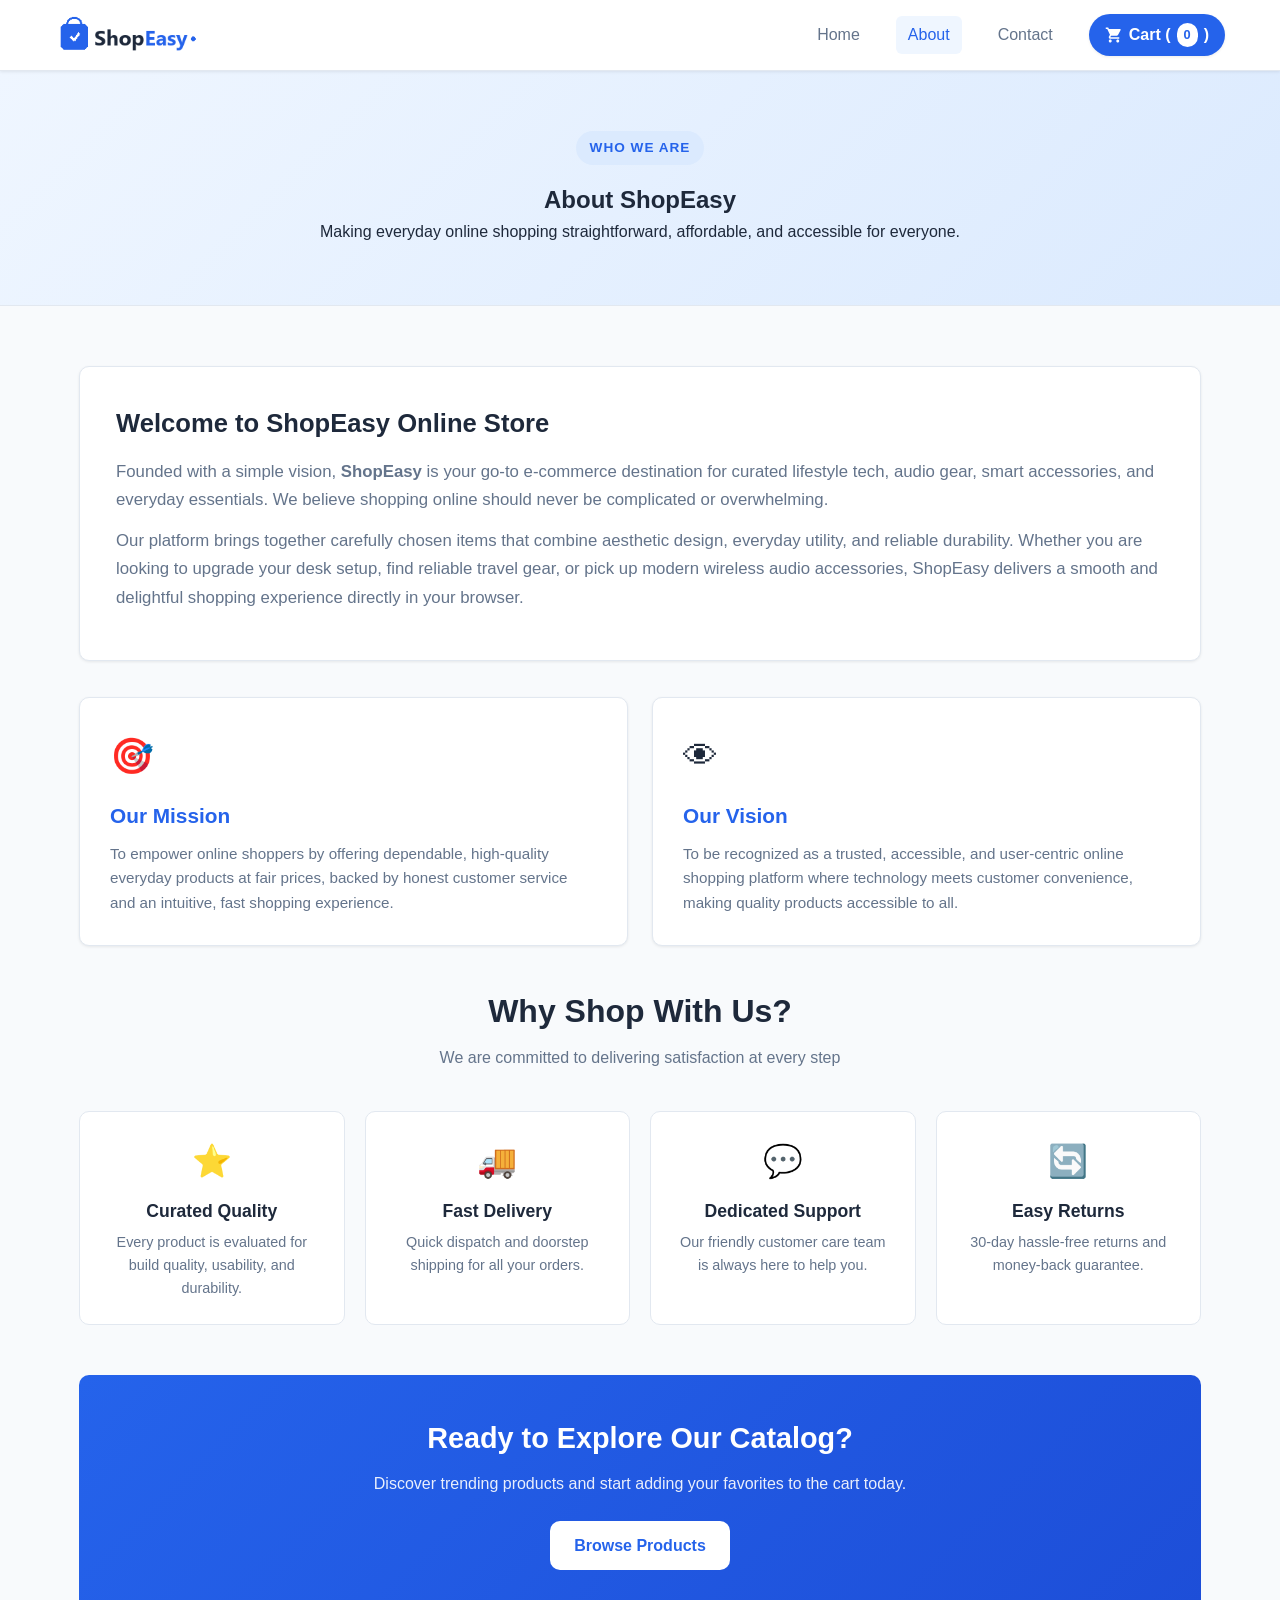
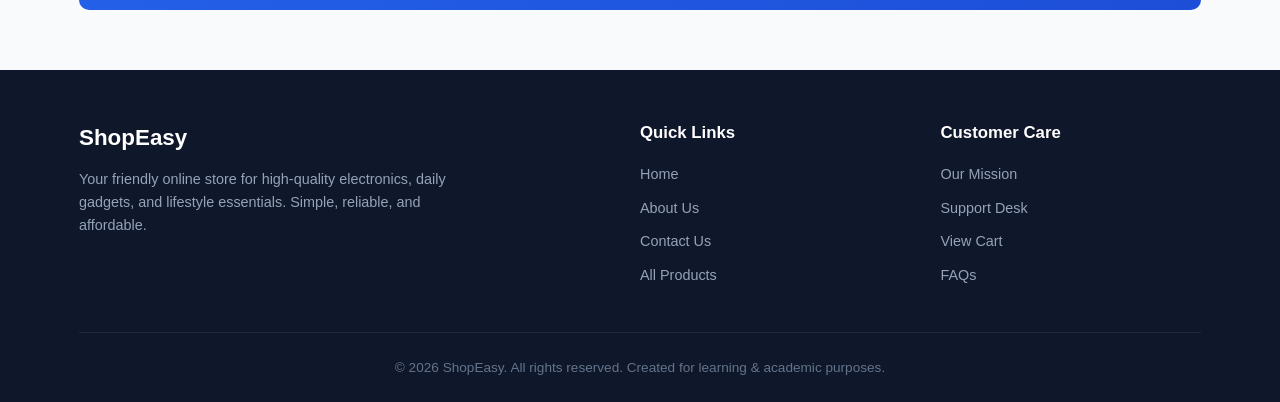
<file: about.html>
<!DOCTYPE html>
<html lang="en">
<head>
  <meta charset="UTF-8">
  <meta name="viewport" content="width=device-width, initial-scale=1.0">
  <title>About Us - ShopEasy</title>
  <!-- External CSS Stylesheet -->
  <link rel="stylesheet" href="css/style.css">
</head>
<body>

  <!-- ========================================================================
       1. Navigation Bar
       ======================================================================== -->
  <header class="navbar">
    <div class="nav-container">
      <a href="index.html" class="nav-brand">
        <img src="images/logo.png" alt="ShopEasy Logo" class="nav-logo">
      </a>

      <!-- Mobile Hamburger Toggle Button -->
      <button class="nav-toggle" id="nav-toggle-btn" aria-label="Toggle navigation">
        &#9776;
      </button>

      <!-- Navigation Links -->
      <nav class="nav-menu" id="nav-menu">
        <a href="index.html" class="nav-link">Home</a>
        <a href="about.html" class="nav-link active">About</a>
        <a href="contact.html" class="nav-link">Contact</a>
        <a href="index.html#cart" class="cart-link" id="cart-nav-btn">
          <svg class="cart-icon-svg" viewBox="0 0 24 24">
            <path d="M7 18c-1.1 0-1.99.9-1.99 2S5.9 22 7 22s2-.9 2-2-.9-2-2-2zM1 2v2h2l3.6 7.59-1.35 2.45c-.16.28-.25.61-.25.96 0 1.1.9 2 2 2h12v-2H7.42c-.14 0-.25-.11-.25-.25l.03-.12.9-1.63h7.45c.75 0 1.41-.41 1.75-1.03l3.58-6.49c.08-.14.12-.31.12-.48 0-.55-.45-1-1-1H5.21l-.94-2H1zm16 16c-1.1 0-1.99.9-1.99 2s.89 2 1.99 2 2-.9 2-2-.9-2-2-2z"/>
          </svg>
          Cart (<span class="cart-badge" id="nav-cart-count">0</span>)
        </a>
      </nav>
    </div>
  </header>

  <!-- ========================================================================
       2. About Hero Section
       ======================================================================== -->
  <section class="about-hero">
    <div class="container hero-content">
      <span class="hero-tag">Who We Are</span>
      <h1>About ShopEasy</h1>
      <p>Making everyday online shopping straightforward, affordable, and accessible for everyone.</p>
    </div>
  </section>

  <!-- ========================================================================
       3. Main About Content
       ======================================================================== -->
  <main class="section">
    <div class="container">
      
      <!-- Introduction Card -->
      <div class="about-intro-card">
        <h2>Welcome to ShopEasy Online Store</h2>
        <p>
          Founded with a simple vision, <strong>ShopEasy</strong> is your go-to e-commerce destination for curated lifestyle tech, audio gear, smart accessories, and everyday essentials. We believe shopping online should never be complicated or overwhelming.
        </p>
        <p>
          Our platform brings together carefully chosen items that combine aesthetic design, everyday utility, and reliable durability. Whether you are looking to upgrade your desk setup, find reliable travel gear, or pick up modern wireless audio accessories, ShopEasy delivers a smooth and delightful shopping experience directly in your browser.
        </p>
      </div>

      <!-- Mission & Vision Cards -->
      <div class="about-grid">
        <div class="about-card">
          <span class="about-card-icon">&#127919;</span>
          <h3>Our Mission</h3>
          <p>
            To empower online shoppers by offering dependable, high-quality everyday products at fair prices, backed by honest customer service and an intuitive, fast shopping experience.
          </p>
        </div>

        <div class="about-card">
          <span class="about-card-icon">&#128065;</span>
          <h3>Our Vision</h3>
          <p>
            To be recognized as a trusted, accessible, and user-centric online shopping platform where technology meets customer convenience, making quality products accessible to all.
          </p>
        </div>
      </div>

      <!-- Why Choose Us / Features -->
      <div class="section-header" style="margin-top: 20px;">
        <h2 class="section-title">Why Shop With Us?</h2>
        <p class="section-subtitle">We are committed to delivering satisfaction at every step</p>
      </div>

      <div class="features-grid">
        <div class="feature-box">
          <div class="feature-box-icon">&#11088;</div>
          <h4>Curated Quality</h4>
          <p>Every product is evaluated for build quality, usability, and durability.</p>
        </div>

        <div class="feature-box">
          <div class="feature-box-icon">&#128666;</div>
          <h4>Fast Delivery</h4>
          <p>Quick dispatch and doorstep shipping for all your orders.</p>
        </div>

        <div class="feature-box">
          <div class="feature-box-icon">&#128172;</div>
          <h4>Dedicated Support</h4>
          <p>Our friendly customer care team is always here to help you.</p>
        </div>

        <div class="feature-box">
          <div class="feature-box-icon">&#128260;</div>
          <h4>Easy Returns</h4>
          <p>30-day hassle-free returns and money-back guarantee.</p>
        </div>
      </div>

      <!-- Call to Action Banner -->
      <div style="background: linear-gradient(135deg, #2563EB 0%, #1D4ED8 100%); color: #ffffff; padding: 40px; border-radius: var(--radius-md); text-align: center; margin-top: 50px;">
        <h3 style="font-size: 1.8rem; margin-bottom: 10px;">Ready to Explore Our Catalog?</h3>
        <p style="font-size: 1rem; opacity: 0.9; margin-bottom: 24px;">Discover trending products and start adding your favorites to the cart today.</p>
        <a href="index.html#products" class="btn" style="background-color: #ffffff; color: var(--primary-color);">Browse Products</a>
      </div>

    </div>
  </main>

  <!-- ========================================================================
       4. Footer
       ======================================================================== -->
  <footer class="footer">
    <div class="container">
      <div class="footer-grid">
        <div class="footer-brand">
          <h4>ShopEasy</h4>
          <p>Your friendly online store for high-quality electronics, daily gadgets, and lifestyle essentials. Simple, reliable, and affordable.</p>
        </div>
        <div class="footer-links">
          <h5>Quick Links</h5>
          <ul>
            <li><a href="index.html">Home</a></li>
            <li><a href="about.html">About Us</a></li>
            <li><a href="contact.html">Contact Us</a></li>
            <li><a href="index.html#products">All Products</a></li>
          </ul>
        </div>
        <div class="footer-links">
          <h5>Customer Care</h5>
          <ul>
            <li><a href="about.html">Our Mission</a></li>
            <li><a href="contact.html">Support Desk</a></li>
            <li><a href="index.html#cart">View Cart</a></li>
            <li><a href="contact.html">FAQs</a></li>
          </ul>
        </div>
      </div>
      <div class="footer-bottom">
        <p>&copy; 2026 ShopEasy. All rights reserved. Created for learning & academic purposes.</p>
      </div>
    </div>
  </footer>

  <!-- External JavaScript File -->
  <script src="js/script.js"></script>
</body>
</html>
</file>
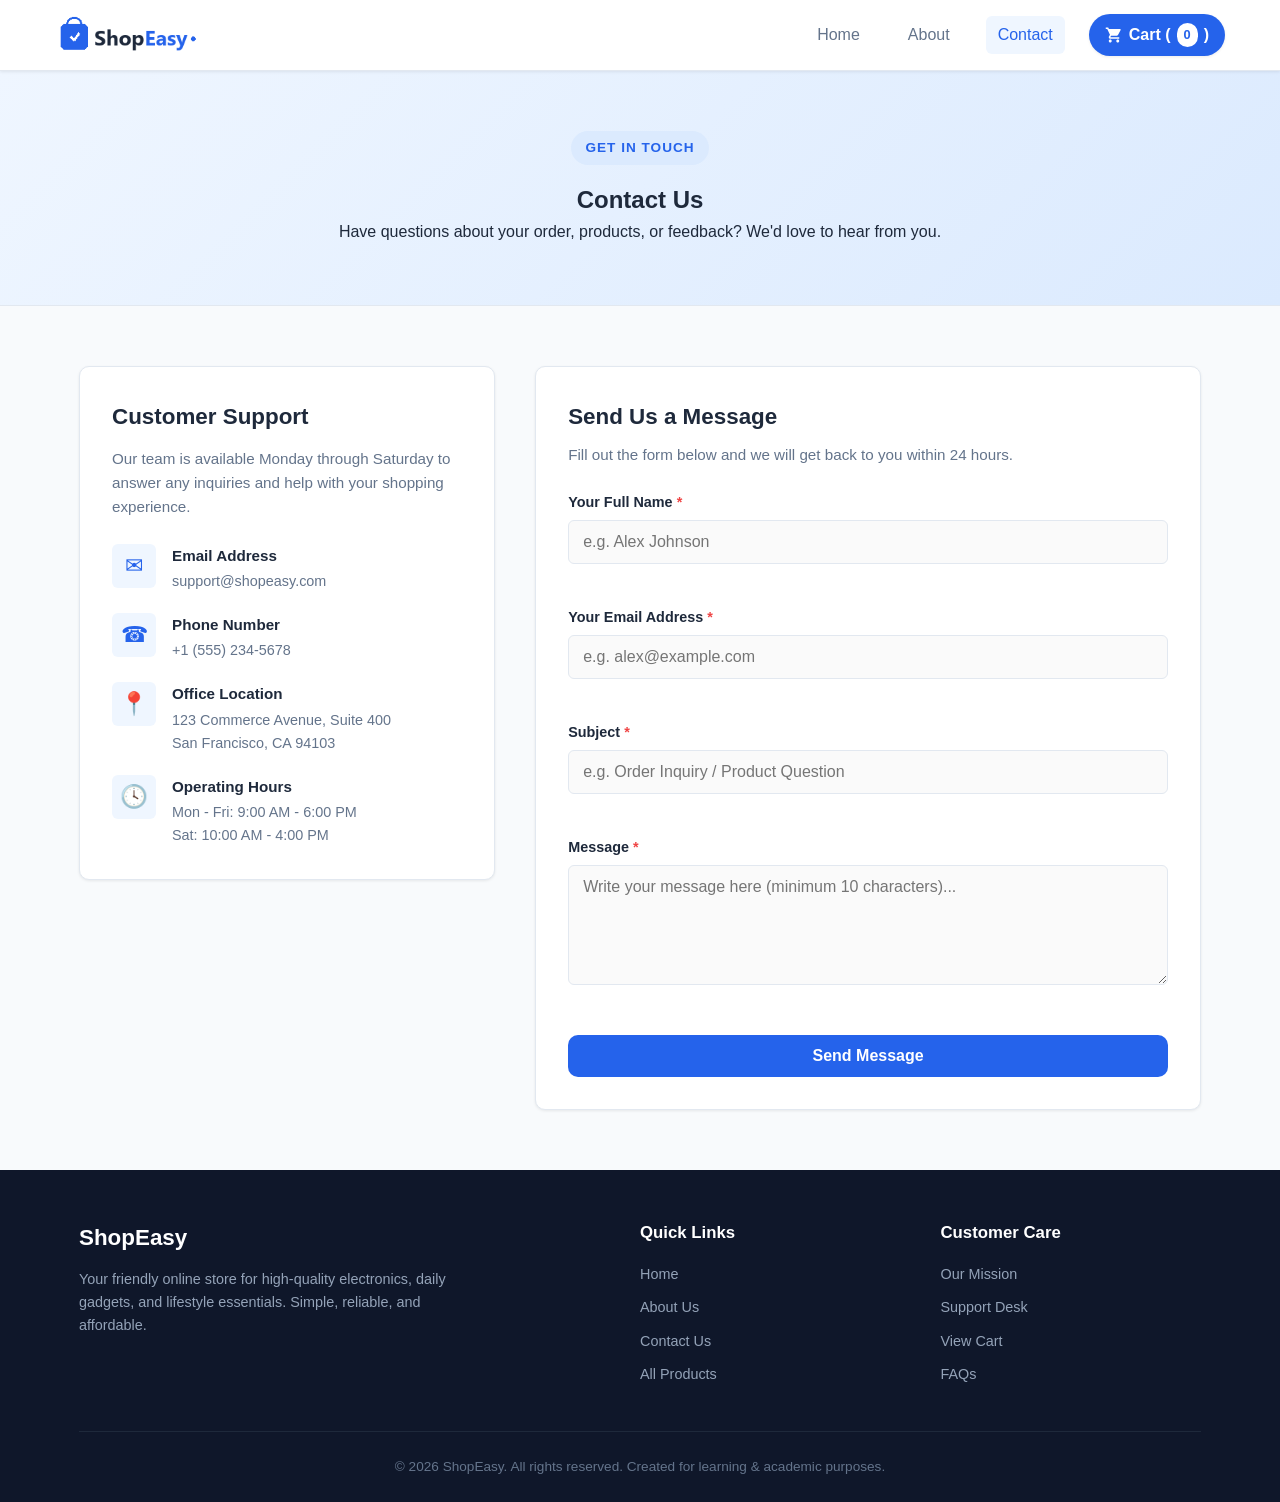
<file: contact.html>
<!DOCTYPE html>
<html lang="en">
<head>
  <meta charset="UTF-8">
  <meta name="viewport" content="width=device-width, initial-scale=1.0">
  <title>Contact Us - ShopEasy</title>
  <!-- External CSS Stylesheet -->
  <link rel="stylesheet" href="css/style.css">
</head>
<body>

  <!-- ========================================================================
       1. Navigation Bar
       ======================================================================== -->
  <header class="navbar">
    <div class="nav-container">
      <a href="index.html" class="nav-brand">
        <img src="images/logo.png" alt="ShopEasy Logo" class="nav-logo">
      </a>

      <!-- Mobile Hamburger Toggle Button -->
      <button class="nav-toggle" id="nav-toggle-btn" aria-label="Toggle navigation">
        &#9776;
      </button>

      <!-- Navigation Links -->
      <nav class="nav-menu" id="nav-menu">
        <a href="index.html" class="nav-link">Home</a>
        <a href="about.html" class="nav-link">About</a>
        <a href="contact.html" class="nav-link active">Contact</a>
        <a href="index.html#cart" class="cart-link" id="cart-nav-btn">
          <svg class="cart-icon-svg" viewBox="0 0 24 24">
            <path d="M7 18c-1.1 0-1.99.9-1.99 2S5.9 22 7 22s2-.9 2-2-.9-2-2-2zM1 2v2h2l3.6 7.59-1.35 2.45c-.16.28-.25.61-.25.96 0 1.1.9 2 2 2h12v-2H7.42c-.14 0-.25-.11-.25-.25l.03-.12.9-1.63h7.45c.75 0 1.41-.41 1.75-1.03l3.58-6.49c.08-.14.12-.31.12-.48 0-.55-.45-1-1-1H5.21l-.94-2H1zm16 16c-1.1 0-1.99.9-1.99 2s.89 2 1.99 2 2-.9 2-2-.9-2-2-2z"/>
          </svg>
          Cart (<span class="cart-badge" id="nav-cart-count">0</span>)
        </a>
      </nav>
    </div>
  </header>

  <!-- ========================================================================
       2. Contact Hero Section
       ======================================================================== -->
  <section class="about-hero">
    <div class="container hero-content">
      <span class="hero-tag">Get In Touch</span>
      <h1>Contact Us</h1>
      <p>Have questions about your order, products, or feedback? We'd love to hear from you.</p>
    </div>
  </section>

  <!-- ========================================================================
       3. Main Contact Section
       ======================================================================== -->
  <main class="section">
    <div class="container">
      <div class="contact-layout">

        <!-- Contact Information Side Card -->
        <aside class="contact-info-card">
          <h3>Customer Support</h3>
          <p>Our team is available Monday through Saturday to answer any inquiries and help with your shopping experience.</p>

          <div class="contact-item">
            <div class="contact-item-icon">&#9993;</div>
            <div class="contact-item-text">
              <h4>Email Address</h4>
              <p>support@shopeasy.com</p>
            </div>
          </div>

          <div class="contact-item">
            <div class="contact-item-icon">&#9742;</div>
            <div class="contact-item-text">
              <h4>Phone Number</h4>
              <p>+1 (555) 234-5678</p>
            </div>
          </div>

          <div class="contact-item">
            <div class="contact-item-icon">&#128205;</div>
            <div class="contact-item-text">
              <h4>Office Location</h4>
              <p>123 Commerce Avenue, Suite 400<br>San Francisco, CA 94103</p>
            </div>
          </div>

          <div class="contact-item">
            <div class="contact-item-icon">&#128339;</div>
            <div class="contact-item-text">
              <h4>Operating Hours</h4>
              <p>Mon - Fri: 9:00 AM - 6:00 PM<br>Sat: 10:00 AM - 4:00 PM</p>
            </div>
          </div>
        </aside>

        <!-- Contact Form Card -->
        <section class="contact-form-card">
          <h3>Send Us a Message</h3>
          <p>Fill out the form below and we will get back to you within 24 hours.</p>

          <!-- Success Alert Message (Shown dynamically after validation) -->
          <div id="form-success-message" class="alert-success">
            <span class="alert-success-icon">&#10004;</span>
            <div>
              <strong>Message Sent Successfully!</strong>
              <p style="margin: 0; font-size: 0.9rem;">Thank you for contacting ShopEasy. We have received your inquiry and will reply shortly.</p>
            </div>
          </div>

          <!-- The Contact Form -->
          <form id="contact-form" novalidate>
            <!-- Name Input Field -->
            <div class="form-group">
              <label for="name">Your Full Name <span style="color: var(--danger-color);">*</span></label>
              <input type="text" id="name" name="name" placeholder="e.g. Alex Johnson" required>
              <span class="error-message" id="name-error"></span>
            </div>

            <!-- Email Input Field -->
            <div class="form-group">
              <label for="email">Your Email Address <span style="color: var(--danger-color);">*</span></label>
              <input type="email" id="email" name="email" placeholder="e.g. alex@example.com" required>
              <span class="error-message" id="email-error"></span>
            </div>

            <!-- Subject Input Field -->
            <div class="form-group">
              <label for="subject">Subject <span style="color: var(--danger-color);">*</span></label>
              <input type="text" id="subject" name="subject" placeholder="e.g. Order Inquiry / Product Question" required>
              <span class="error-message" id="subject-error"></span>
            </div>

            <!-- Message Textarea -->
            <div class="form-group">
              <label for="message">Message <span style="color: var(--danger-color);">*</span></label>
              <textarea id="message" name="message" rows="5" placeholder="Write your message here (minimum 10 characters)..." required></textarea>
              <span class="error-message" id="message-error"></span>
            </div>

            <!-- Submit Button -->
            <button type="submit" class="btn btn-primary btn-block" id="submit-btn">Send Message</button>
          </form>
        </section>

      </div>
    </div>
  </main>

  <!-- ========================================================================
       4. Footer
       ======================================================================== -->
  <footer class="footer">
    <div class="container">
      <div class="footer-grid">
        <div class="footer-brand">
          <h4>ShopEasy</h4>
          <p>Your friendly online store for high-quality electronics, daily gadgets, and lifestyle essentials. Simple, reliable, and affordable.</p>
        </div>
        <div class="footer-links">
          <h5>Quick Links</h5>
          <ul>
            <li><a href="index.html">Home</a></li>
            <li><a href="about.html">About Us</a></li>
            <li><a href="contact.html">Contact Us</a></li>
            <li><a href="index.html#products">All Products</a></li>
          </ul>
        </div>
        <div class="footer-links">
          <h5>Customer Care</h5>
          <ul>
            <li><a href="about.html">Our Mission</a></li>
            <li><a href="contact.html">Support Desk</a></li>
            <li><a href="index.html#cart">View Cart</a></li>
            <li><a href="contact.html">FAQs</a></li>
          </ul>
        </div>
      </div>
      <div class="footer-bottom">
        <p>&copy; 2026 ShopEasy. All rights reserved. Created for learning & academic purposes.</p>
      </div>
    </div>
  </footer>

  <!-- External JavaScript File -->
  <script src="js/script.js"></script>
</body>
</html>
</file>
<file: css/style.css>
/* ==========================================================================
   ShopEasy - Simple E-Commerce Stylesheet
   Designed with clean CSS, modern aesthetics, and beginner-friendly structure.
   ========================================================================== */

/* --------------------------------------------------------------------------
   1. CSS Variables (Design Tokens)
   -------------------------------------------------------------------------- */
:root {
  --primary-color: #2563EB;        /* Primary Blue */
  --primary-hover: #1D4ED8;        /* Darker Blue for hover */
  --primary-light: #EFF6FF;        /* Very light blue for accents */
  --bg-color: #F8FAFC;             /* Light gray page background */
  --card-bg: #FFFFFF;              /* Pure white for cards */
  --text-main: #1E293B;            /* Slate dark for main text */
  --text-muted: #64748B;           /* Gray for secondary text */
  --border-color: #E2E8F0;         /* Subtle border line */
  --success-color: #10B981;        /* Green for success messages */
  --danger-color: #EF4444;         /* Red for remove / errors */
  --warning-color: #F59E0B;        /* Orange for warnings */
  
  --radius-sm: 6px;
  --radius-md: 10px;
  --radius-lg: 16px;
  --radius-full: 9999px;

  --shadow-sm: 0 1px 3px rgba(0, 0, 0, 0.08);
  --shadow-md: 0 4px 12px rgba(0, 0, 0, 0.08);
  --shadow-lg: 0 10px 25px rgba(0, 0, 0, 0.12);

  --transition: all 0.25s ease-in-out;
}

/* --------------------------------------------------------------------------
   2. Reset & Base Typography
   -------------------------------------------------------------------------- */
* {
  margin: 0;
  padding: 0;
  box-sizing: border-box;
}

html {
  scroll-behavior: smooth;
}

body {
  font-family: -apple-system, BlinkMacSystemFont, "Segoe UI", Roboto, "Helvetica Neue", Arial, sans-serif;
  background-color: var(--bg-color);
  color: var(--text-main);
  line-height: 1.6;
  min-height: 100vh;
  display: flex;
  flex-direction: column;
}

img {
  max-width: 100%;
  height: auto;
  display: block;
}

a {
  text-decoration: none;
  color: inherit;
  transition: var(--transition);
}

ul {
  list-style: none;
}

button, input, textarea {
  font-family: inherit;
  font-size: 1rem;
}

.container {
  width: 90%;
  max-width: 1200px;
  margin: 0 auto;
  padding: 0 15px;
}

/* --------------------------------------------------------------------------
   3. Navigation Bar
   -------------------------------------------------------------------------- */
.navbar {
  background-color: var(--card-bg);
  border-bottom: 1px solid var(--border-color);
  position: sticky;
  top: 0;
  z-index: 100;
  box-shadow: var(--shadow-sm);
}

.nav-container {
  display: flex;
  justify-content: space-between;
  align-items: center;
  padding: 14px 15px;
  max-width: 1200px;
  margin: 0 auto;
}

.nav-brand {
  display: flex;
  align-items: center;
  gap: 10px;
}

.nav-logo {
  height: 42px;
  width: auto;
  object-fit: contain;
}

.brand-text {
  font-size: 1.4rem;
  font-weight: 700;
  color: var(--text-main);
}

.brand-text span {
  color: var(--primary-color);
}

.nav-menu {
  display: flex;
  align-items: center;
  gap: 24px;
}

.nav-link {
  font-size: 1rem;
  font-weight: 500;
  color: var(--text-muted);
  padding: 6px 12px;
  border-radius: var(--radius-sm);
  transition: var(--transition);
}

.nav-link:hover,
.nav-link.active {
  color: var(--primary-color);
  background-color: var(--primary-light);
}

/* Cart Nav Link & Badge */
.cart-link {
  position: relative;
  display: flex;
  align-items: center;
  gap: 6px;
  background-color: var(--primary-color);
  color: #ffffff !important;
  padding: 8px 16px;
  border-radius: var(--radius-full);
  font-weight: 600;
  box-shadow: var(--shadow-sm);
}

.cart-link:hover {
  background-color: var(--primary-hover) !important;
}

.cart-icon-svg {
  width: 18px;
  height: 18px;
  fill: currentColor;
}

.cart-badge {
  background-color: #ffffff;
  color: var(--primary-color);
  font-size: 0.8rem;
  font-weight: 700;
  padding: 2px 7px;
  border-radius: var(--radius-full);
  min-width: 20px;
  text-align: center;
}

/* Mobile Nav Toggle */
.nav-toggle {
  display: none;
  background: none;
  border: none;
  font-size: 1.6rem;
  cursor: pointer;
  color: var(--text-main);
}

/* --------------------------------------------------------------------------
   4. Buttons
   -------------------------------------------------------------------------- */
.btn {
  display: inline-block;
  font-weight: 600;
  text-align: center;
  padding: 12px 24px;
  border-radius: var(--radius-md);
  border: none;
  cursor: pointer;
  transition: var(--transition);
}

.btn-primary {
  background-color: var(--primary-color);
  color: #ffffff;
}

.btn-primary:hover {
  background-color: var(--primary-hover);
  transform: translateY(-2px);
  box-shadow: var(--shadow-md);
}

.btn-secondary {
  background-color: var(--primary-light);
  color: var(--primary-color);
}

.btn-secondary:hover {
  background-color: #DBEAFE;
}

.btn-danger {
  background-color: #FEE2E2;
  color: var(--danger-color);
  border: 1px solid #FECACA;
  padding: 6px 12px;
  font-size: 0.85rem;
}

.btn-danger:hover {
  background-color: var(--danger-color);
  color: #ffffff;
}

.btn-block {
  display: block;
  width: 100%;
}

/* --------------------------------------------------------------------------
   5. Hero Section (Homepage)
   -------------------------------------------------------------------------- */
.hero {
  background: linear-gradient(135deg, #EFF6FF 0%, #DBEAFE 100%);
  padding: 70px 0;
  text-align: center;
  border-bottom: 1px solid var(--border-color);
}

.hero-content {
  max-width: 750px;
  margin: 0 auto;
}

.hero-tag {
  display: inline-block;
  background-color: #DBEAFE;
  color: var(--primary-color);
  font-size: 0.85rem;
  font-weight: 700;
  text-transform: uppercase;
  letter-spacing: 1px;
  padding: 6px 14px;
  border-radius: var(--radius-full);
  margin-bottom: 16px;
}

.hero h1 {
  font-size: 2.8rem;
  font-weight: 800;
  color: var(--text-main);
  line-height: 1.2;
  margin-bottom: 16px;
}

.hero p {
  font-size: 1.15rem;
  color: var(--text-muted);
  margin-bottom: 28px;
}

/* --------------------------------------------------------------------------
   6. Section Titles
   -------------------------------------------------------------------------- */
.section {
  padding: 60px 0;
}

.section-header {
  text-align: center;
  margin-bottom: 40px;
}

.section-title {
  font-size: 2rem;
  font-weight: 700;
  color: var(--text-main);
  margin-bottom: 8px;
}

.section-subtitle {
  font-size: 1rem;
  color: var(--text-muted);
}

/* --------------------------------------------------------------------------
   7. Product Grid & Product Cards
   -------------------------------------------------------------------------- */
.products-grid {
  display: grid;
  grid-template-columns: repeat(auto-fill, minmax(280px, 1fr));
  gap: 28px;
}

.product-card {
  background-color: var(--card-bg);
  border-radius: var(--radius-md);
  border: 1px solid var(--border-color);
  overflow: hidden;
  box-shadow: var(--shadow-sm);
  display: flex;
  flex-direction: column;
  transition: var(--transition);
}

.product-card:hover {
  transform: translateY(-5px);
  box-shadow: var(--shadow-md);
  border-color: #CBD5E1;
}

.product-image-wrapper {
  position: relative;
  width: 100%;
  height: 220px;
  background-color: #F1F5F9;
  overflow: hidden;
}

.product-image {
  width: 100%;
  height: 100%;
  object-fit: cover;
  transition: transform 0.3s ease;
}

.product-card:hover .product-image {
  transform: scale(1.05);
}

.product-badge {
  position: absolute;
  top: 12px;
  left: 12px;
  background-color: rgba(37, 99, 235, 0.9);
  color: #ffffff;
  font-size: 0.75rem;
  font-weight: 600;
  padding: 4px 10px;
  border-radius: var(--radius-full);
}

.product-info {
  padding: 20px;
  display: flex;
  flex-direction: column;
  flex-grow: 1;
}

.product-name {
  font-size: 1.15rem;
  font-weight: 600;
  color: var(--text-main);
  margin-bottom: 8px;
}

.product-description {
  font-size: 0.9rem;
  color: var(--text-muted);
  margin-bottom: 16px;
  flex-grow: 1;
}

.product-footer {
  display: flex;
  justify-content: space-between;
  align-items: center;
  margin-top: auto;
  padding-top: 12px;
  border-top: 1px solid #F1F5F9;
}

.product-price {
  font-size: 1.35rem;
  font-weight: 700;
  color: var(--primary-color);
}

.btn-add-cart {
  padding: 8px 16px;
  font-size: 0.9rem;
  border-radius: var(--radius-sm);
}

/* --------------------------------------------------------------------------
   8. Shopping Cart Section
   -------------------------------------------------------------------------- */
.cart-section {
  background-color: #F1F5F9;
  border-top: 1px solid var(--border-color);
}

.cart-layout {
  display: grid;
  grid-template-columns: 2fr 1fr;
  gap: 30px;
  align-items: start;
}

.cart-items-card,
.cart-summary-card {
  background-color: var(--card-bg);
  border-radius: var(--radius-md);
  border: 1px solid var(--border-color);
  padding: 24px;
  box-shadow: var(--shadow-sm);
}

.cart-empty {
  text-align: center;
  padding: 40px 20px;
}

.cart-empty-icon {
  font-size: 3rem;
  margin-bottom: 12px;
  display: block;
}

.cart-empty h3 {
  font-size: 1.3rem;
  color: var(--text-main);
  margin-bottom: 8px;
}

.cart-empty p {
  color: var(--text-muted);
  margin-bottom: 20px;
}

.cart-item {
  display: grid;
  grid-template-columns: 70px 1.5fr auto auto auto;
  gap: 16px;
  align-items: center;
  padding: 16px 0;
  border-bottom: 1px solid var(--border-color);
}

.cart-item:last-child {
  border-bottom: none;
}

.cart-item-img {
  width: 70px;
  height: 70px;
  object-fit: cover;
  border-radius: var(--radius-sm);
  background-color: #F1F5F9;
}

.cart-item-details h4 {
  font-size: 1rem;
  font-weight: 600;
  color: var(--text-main);
  margin-bottom: 4px;
}

.cart-item-price {
  font-size: 0.9rem;
  color: var(--text-muted);
}

/* Quantity Controls */
.quantity-control {
  display: flex;
  align-items: center;
  border: 1px solid var(--border-color);
  border-radius: var(--radius-sm);
  overflow: hidden;
  background-color: #ffffff;
}

.qty-btn {
  background-color: #F8FAFC;
  border: none;
  width: 30px;
  height: 30px;
  font-size: 1rem;
  font-weight: 700;
  cursor: pointer;
  color: var(--text-main);
  transition: var(--transition);
}

.qty-btn:hover {
  background-color: #E2E8F0;
}

.qty-number {
  min-width: 32px;
  text-align: center;
  font-size: 0.9rem;
  font-weight: 600;
}

.cart-item-subtotal {
  font-size: 1rem;
  font-weight: 700;
  color: var(--text-main);
  min-width: 70px;
  text-align: right;
}

/* Cart Summary Card */
.cart-summary-card h3 {
  font-size: 1.25rem;
  font-weight: 700;
  margin-bottom: 20px;
  padding-bottom: 12px;
  border-bottom: 1px solid var(--border-color);
}

.summary-row {
  display: flex;
  justify-content: space-between;
  margin-bottom: 12px;
  font-size: 0.95rem;
  color: var(--text-muted);
}

.summary-row.total-row {
  font-size: 1.25rem;
  font-weight: 700;
  color: var(--text-main);
  padding-top: 12px;
  border-top: 1px solid var(--border-color);
  margin-top: 16px;
  margin-bottom: 24px;
}

.summary-total-price {
  color: var(--primary-color);
}

.summary-features {
  margin-top: 20px;
  padding-top: 16px;
  border-top: 1px dashed var(--border-color);
  font-size: 0.85rem;
  color: var(--text-muted);
  display: flex;
  flex-direction: column;
  gap: 8px;
}

/* --------------------------------------------------------------------------
   9. Checkout Modal & Notification Toast
   -------------------------------------------------------------------------- */
.modal-overlay {
  position: fixed;
  top: 0;
  left: 0;
  width: 100%;
  height: 100%;
  background-color: rgba(15, 23, 42, 0.6);
  display: flex;
  justify-content: center;
  align-items: center;
  z-index: 1000;
  opacity: 0;
  visibility: hidden;
  transition: opacity 0.3s ease, visibility 0.3s ease;
  padding: 20px;
}

.modal-overlay.active {
  opacity: 1;
  visibility: visible;
}

.modal-card {
  background-color: var(--card-bg);
  padding: 36px 30px;
  border-radius: var(--radius-lg);
  max-width: 480px;
  width: 100%;
  text-align: center;
  box-shadow: var(--shadow-lg);
  transform: translateY(20px);
  transition: transform 0.3s ease;
}

.modal-overlay.active .modal-card {
  transform: translateY(0);
}

.modal-icon {
  width: 64px;
  height: 64px;
  background-color: #D1FAE5;
  color: var(--success-color);
  border-radius: var(--radius-full);
  display: flex;
  align-items: center;
  justify-content: center;
  font-size: 2rem;
  margin: 0 auto 16px auto;
}

.modal-card h2 {
  font-size: 1.5rem;
  color: var(--text-main);
  margin-bottom: 8px;
}

.modal-card p {
  color: var(--text-muted);
  font-size: 0.95rem;
  margin-bottom: 20px;
}

.modal-details {
  background-color: var(--bg-color);
  padding: 16px;
  border-radius: var(--radius-md);
  margin-bottom: 24px;
  text-align: left;
  font-size: 0.9rem;
}

.modal-details p {
  margin-bottom: 6px;
  color: var(--text-main);
}

.modal-details p:last-child {
  margin-bottom: 0;
}

/* Toast Message */
.toast {
  position: fixed;
  bottom: 24px;
  right: 24px;
  background-color: #1E293B;
  color: #ffffff;
  padding: 12px 20px;
  border-radius: var(--radius-md);
  box-shadow: var(--shadow-lg);
  font-size: 0.95rem;
  display: flex;
  align-items: center;
  gap: 10px;
  z-index: 1001;
  transform: translateY(100px);
  opacity: 0;
  transition: transform 0.3s ease, opacity 0.3s ease;
}

.toast.show {
  transform: translateY(0);
  opacity: 1;
}

.toast.toast-success {
  background-color: #065F46;
  border-left: 4px solid var(--success-color);
}

/* --------------------------------------------------------------------------
   10. About Page Styles
   -------------------------------------------------------------------------- */
.about-hero {
  background: linear-gradient(135deg, #EFF6FF 0%, #DBEAFE 100%);
  padding: 60px 0;
  text-align: center;
  border-bottom: 1px solid var(--border-color);
}

.about-intro-card {
  background-color: var(--card-bg);
  border-radius: var(--radius-md);
  padding: 36px;
  border: 1px solid var(--border-color);
  box-shadow: var(--shadow-sm);
  margin-bottom: 36px;
}

.about-intro-card h2 {
  font-size: 1.6rem;
  color: var(--text-main);
  margin-bottom: 14px;
}

.about-intro-card p {
  color: var(--text-muted);
  font-size: 1.05rem;
  line-height: 1.7;
  margin-bottom: 12px;
}

.about-grid {
  display: grid;
  grid-template-columns: repeat(auto-fit, minmax(320px, 1fr));
  gap: 24px;
  margin-bottom: 40px;
}

.about-card {
  background-color: var(--card-bg);
  border: 1px solid var(--border-color);
  border-radius: var(--radius-md);
  padding: 30px;
  box-shadow: var(--shadow-sm);
  transition: var(--transition);
}

.about-card:hover {
  transform: translateY(-4px);
  box-shadow: var(--shadow-md);
}

.about-card-icon {
  font-size: 2.2rem;
  margin-bottom: 14px;
  display: inline-block;
}

.about-card h3 {
  font-size: 1.3rem;
  color: var(--primary-color);
  margin-bottom: 10px;
}

.about-card p {
  color: var(--text-muted);
  font-size: 0.95rem;
  line-height: 1.6;
}

/* Features Grid */
.features-grid {
  display: grid;
  grid-template-columns: repeat(auto-fit, minmax(240px, 1fr));
  gap: 20px;
  margin-top: 30px;
}

.feature-box {
  background-color: var(--card-bg);
  border: 1px solid var(--border-color);
  padding: 24px;
  border-radius: var(--radius-md);
  text-align: center;
}

.feature-box-icon {
  font-size: 2rem;
  margin-bottom: 10px;
}

.feature-box h4 {
  font-size: 1.1rem;
  color: var(--text-main);
  margin-bottom: 6px;
}

.feature-box p {
  font-size: 0.9rem;
  color: var(--text-muted);
}

/* --------------------------------------------------------------------------
   11. Contact Page Styles
   -------------------------------------------------------------------------- */
.contact-layout {
  display: grid;
  grid-template-columns: 1fr 1.6fr;
  gap: 40px;
}

.contact-info-card {
  background-color: var(--card-bg);
  border: 1px solid var(--border-color);
  border-radius: var(--radius-md);
  padding: 32px;
  box-shadow: var(--shadow-sm);
  height: fit-content;
}

.contact-info-card h3 {
  font-size: 1.4rem;
  margin-bottom: 12px;
  color: var(--text-main);
}

.contact-info-card p {
  color: var(--text-muted);
  font-size: 0.95rem;
  margin-bottom: 24px;
}

.contact-item {
  display: flex;
  align-items: flex-start;
  gap: 16px;
  margin-bottom: 20px;
}

.contact-item:last-child {
  margin-bottom: 0;
}

.contact-item-icon {
  font-size: 1.4rem;
  color: var(--primary-color);
  background-color: var(--primary-light);
  width: 44px;
  height: 44px;
  display: flex;
  align-items: center;
  justify-content: center;
  border-radius: var(--radius-sm);
  flex-shrink: 0;
}

.contact-item-text h4 {
  font-size: 0.95rem;
  font-weight: 600;
  color: var(--text-main);
  margin-bottom: 2px;
}

.contact-item-text p {
  font-size: 0.9rem;
  color: var(--text-muted);
  margin-bottom: 0;
}

/* Contact Form */
.contact-form-card {
  background-color: var(--card-bg);
  border: 1px solid var(--border-color);
  border-radius: var(--radius-md);
  padding: 32px;
  box-shadow: var(--shadow-sm);
}

.contact-form-card h3 {
  font-size: 1.4rem;
  color: var(--text-main);
  margin-bottom: 8px;
}

.contact-form-card p {
  color: var(--text-muted);
  font-size: 0.95rem;
  margin-bottom: 24px;
}

.form-group {
  margin-bottom: 20px;
}

.form-group label {
  display: block;
  font-weight: 600;
  font-size: 0.9rem;
  color: var(--text-main);
  margin-bottom: 6px;
}

.form-group input,
.form-group textarea {
  width: 100%;
  padding: 12px 14px;
  border: 1px solid var(--border-color);
  border-radius: var(--radius-sm);
  background-color: #FAFAFA;
  color: var(--text-main);
  transition: var(--transition);
}

.form-group input:focus,
.form-group textarea:focus {
  outline: none;
  border-color: var(--primary-color);
  background-color: #ffffff;
  box-shadow: 0 0 0 3px rgba(37, 99, 235, 0.15);
}

.form-group textarea {
  resize: vertical;
  min-height: 120px;
}

.form-group.has-error input,
.form-group.has-error textarea {
  border-color: var(--danger-color);
  background-color: #FFF5F5;
}

.error-message {
  display: block;
  font-size: 0.8rem;
  color: var(--danger-color);
  margin-top: 4px;
  min-height: 18px;
}

/* Form Success Banner */
.alert-success {
  background-color: #ECFDF5;
  border: 1px solid #A7F3D0;
  color: #065F46;
  padding: 16px 20px;
  border-radius: var(--radius-md);
  margin-bottom: 24px;
  display: none;
  animation: fadeIn 0.3s ease;
}

.alert-success.show {
  display: flex;
  align-items: center;
  gap: 12px;
}

.alert-success-icon {
  font-size: 1.5rem;
  flex-shrink: 0;
}

@keyframes fadeIn {
  from { opacity: 0; transform: translateY(-8px); }
  to { opacity: 1; transform: translateY(0); }
}

/* --------------------------------------------------------------------------
   12. Footer
   -------------------------------------------------------------------------- */
.footer {
  background-color: #0F172A;
  color: #E2E8F0;
  padding: 50px 0 24px 0;
  margin-top: auto;
}

.footer-grid {
  display: grid;
  grid-template-columns: 2fr 1fr 1fr;
  gap: 40px;
  margin-bottom: 36px;
}

.footer-brand h4 {
  font-size: 1.4rem;
  color: #ffffff;
  margin-bottom: 12px;
}

.footer-brand p {
  color: #94A3B8;
  font-size: 0.9rem;
  max-width: 380px;
  line-height: 1.6;
}

.footer-links h5 {
  font-size: 1.05rem;
  color: #ffffff;
  margin-bottom: 14px;
  font-weight: 600;
}

.footer-links ul li {
  margin-bottom: 8px;
}

.footer-links ul li a {
  color: #94A3B8;
  font-size: 0.9rem;
}

.footer-links ul li a:hover {
  color: #ffffff;
  padding-left: 4px;
}

.footer-bottom {
  text-align: center;
  padding-top: 24px;
  border-top: 1px solid #1E293B;
  color: #64748B;
  font-size: 0.85rem;
}

/* --------------------------------------------------------------------------
   13. Responsive Media Queries
   -------------------------------------------------------------------------- */
@media (max-width: 900px) {
  .cart-layout {
    grid-template-columns: 1fr;
  }

  .contact-layout {
    grid-template-columns: 1fr;
  }

  .footer-grid {
    grid-template-columns: 1fr 1fr;
  }
}

@media (max-width: 768px) {
  .hero h1 {
    font-size: 2.2rem;
  }

  .hero p {
    font-size: 1rem;
  }

  .nav-toggle {
    display: block;
  }

  .nav-menu {
    display: none;
    flex-direction: column;
    width: 100%;
    position: absolute;
    top: 100%;
    left: 0;
    background-color: var(--card-bg);
    border-bottom: 1px solid var(--border-color);
    padding: 20px;
    box-shadow: var(--shadow-md);
    gap: 14px;
  }

  .nav-menu.open {
    display: flex;
  }

  .cart-link {
    width: 100%;
    justify-content: center;
  }

  .cart-item {
    grid-template-columns: 60px 1fr auto;
    grid-template-areas:
      "img details details"
      "img qty subtotal"
      "img remove remove";
    row-gap: 10px;
  }

  .cart-item-img {
    grid-area: img;
  }

  .cart-item-details {
    grid-area: details;
  }

  .quantity-control {
    grid-area: qty;
    justify-self: start;
  }

  .cart-item-subtotal {
    grid-area: subtotal;
    justify-self: end;
  }

  .cart-item-remove {
    grid-area: remove;
    justify-self: start;
    margin-top: 4px;
  }

  .footer-grid {
    grid-template-columns: 1fr;
    gap: 24px;
  }
}
</file>
